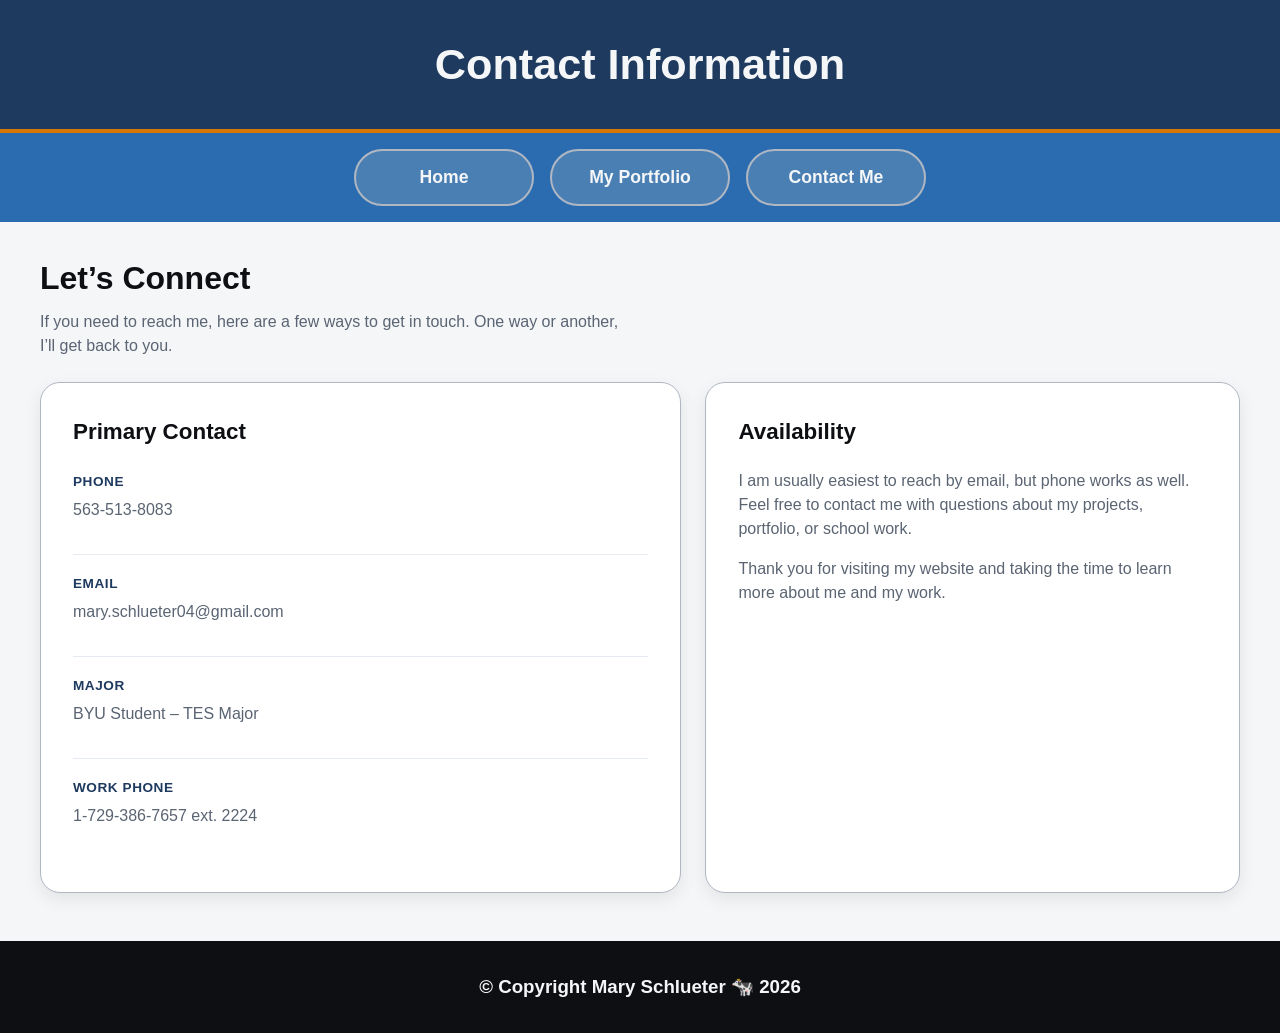
<file: contact.html>
<!DOCTYPE html>
<html lang="en">
<head>
    <meta charset="utf-8">
    <meta name="viewport" content="width=device-width, initial-scale=1.0">
    <link href="images/Rust-eze.avif" rel="icon" type="image/avif">
    <title>My Website - Mary Schlueter</title>
    <link href="styles.css" rel="stylesheet" type="text/css">
</head>
<body>
    <header>
        <h1>Contact Information</h1>
    </header>

    <nav>
        <a href="index.html">Home</a>
        <a href="portfolio.html">My Portfolio</a>
        <a href="contact.html">Contact Me</a>
    </nav>

    <main class="contact-page">
        <section class="contact-intro">
            <h2>Let’s Connect</h2>
            <p>
                If you need to reach me, here are a few ways to get in touch. One way or another,
                I’ll get back to you.
            </p>
        </section>

        <section class="contact-grid">
            <article class="contact-card">
                <h3>Primary Contact</h3>

                <div class="contact-item">
                    <span class="contact-label">Phone</span>
                    <p>563-513-8083</p>
                </div>

                <div class="contact-item">
                    <span class="contact-label">Email</span>
                    <p>mary.schlueter04@gmail.com</p>
                </div>

                <div class="contact-item">
                    <span class="contact-label">Major</span>
                    <p>BYU Student – TES Major</p>
                </div>

                <div class="contact-item">
                    <span class="contact-label">Work Phone</span>
                    <p>1-729-386-7657 ext. 2224</p>
                </div>
            </article>

            <article class="contact-card">
                <h3>Availability</h3>
                <p>
                    I am usually easiest to reach by email, but phone works as well. Feel free to
                    contact me with questions about my projects, portfolio, or school work.
                </p>

                <p>
                    Thank you for visiting my website and taking the time to learn more about me and
                    my work.
                </p>
            </article>
        </section>
    </main>

    <footer>
        <h3>&copy; Copyright Mary Schlueter &#128004; 2026</h3>
    </footer>
</body>
</html>
</file>
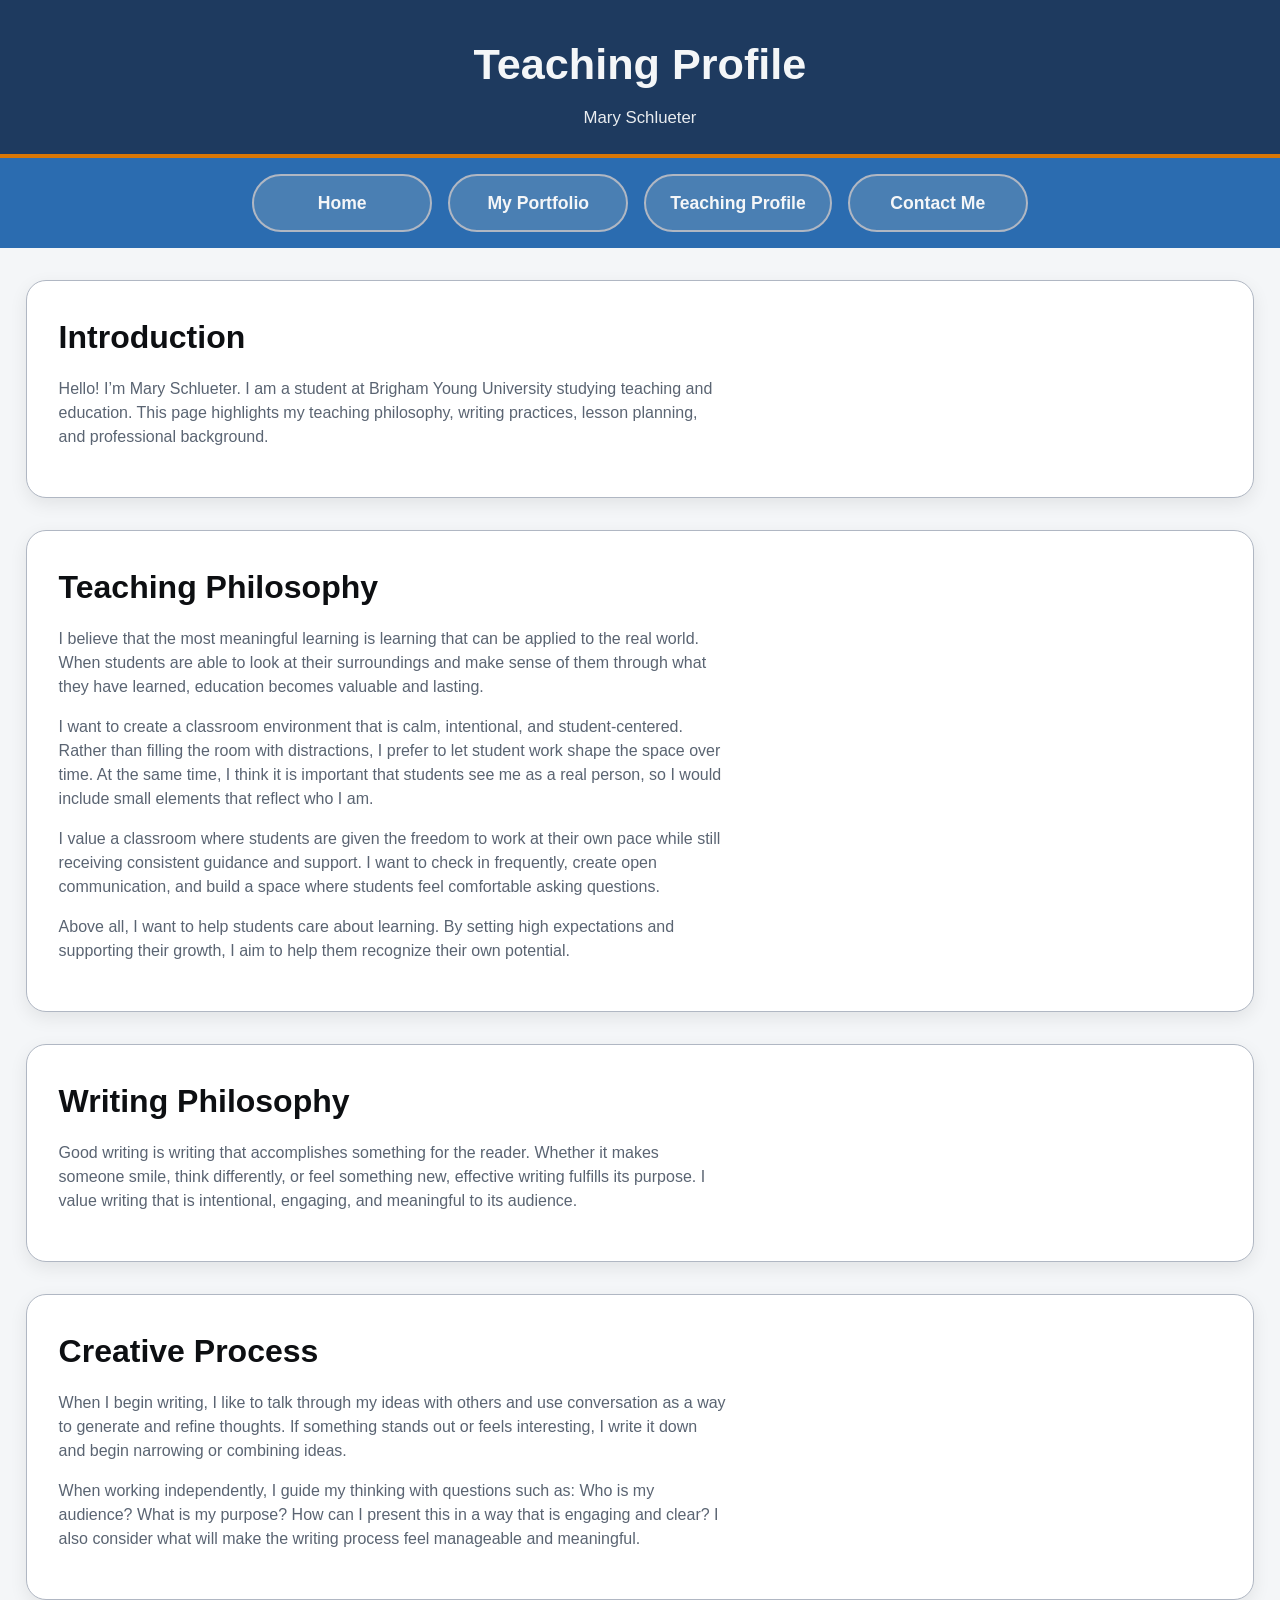
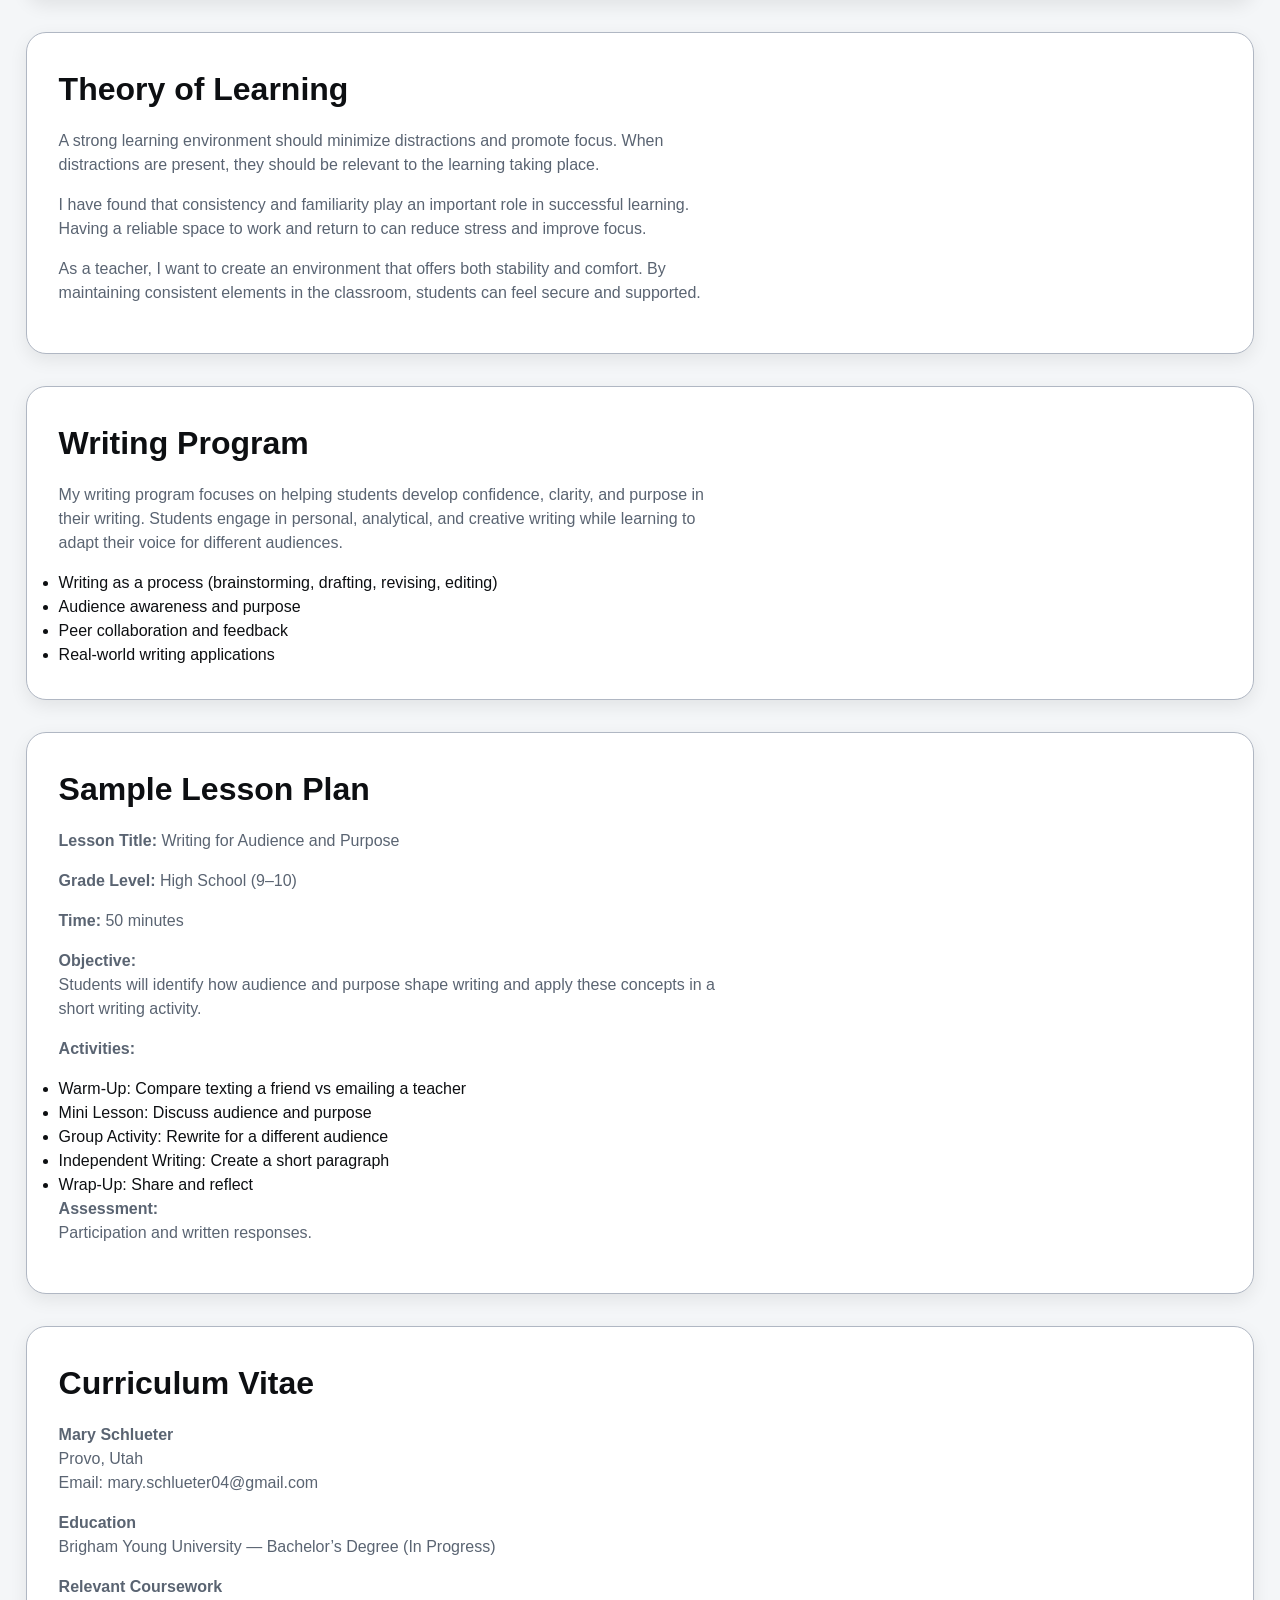
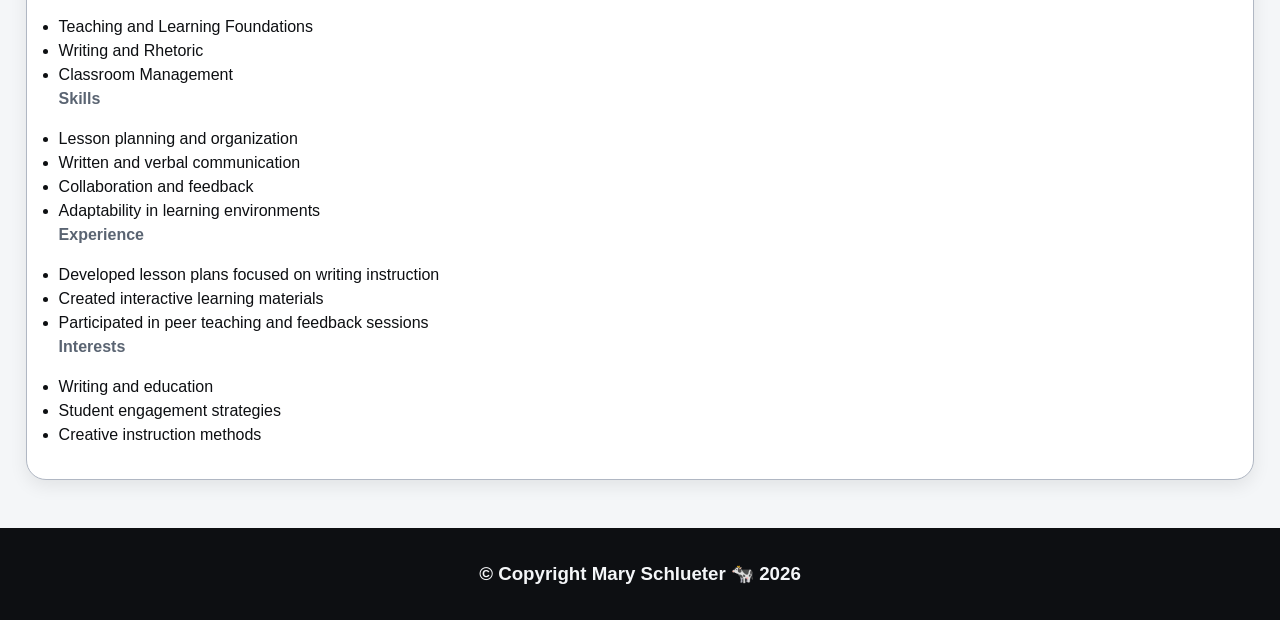
<file: teaching-profile.html>
<!DOCTYPE html>
<html lang="en">
<head>
    <meta charset="utf-8">
    <meta name="viewport" content="width=device-width, initial-scale=1.0">
    <link href="images/Rust-eze.avif" rel="icon" type="image/avif">
    <title>Teaching Profile - Mary Schlueter</title>
    <link href="styles.css" rel="stylesheet" type="text/css">
</head>
<body>

    <header>
        <h1>Teaching Profile</h1>
        <p class="page-subtitle">Mary Schlueter</p>
    </header>

    <nav>
        <a href="index.html">Home</a>
        <a href="portfolio.html">My Portfolio</a>
        <a href="teaching-profile.html">Teaching Profile</a>
        <a href="contact.html">Contact Me</a>
    </nav>

    <main class="home-page">

        <!-- Intro -->
        <section class="about-section">
            <div class="content-card">
                <h2>Introduction</h2>
                <p>
                    Hello! I’m Mary Schlueter. I am a student at Brigham Young University studying teaching and education.
                    This page highlights my teaching philosophy, writing practices, lesson planning, and professional background.
                </p>
            </div>
        </section>

        <!-- Teaching Philosophy -->
        <section class="about-section">
            <div class="content-card">
                <h2>Teaching Philosophy</h2>
                <p>
                    I believe that the most meaningful learning is learning that can be applied to the real world.
                    When students are able to look at their surroundings and make sense of them through what they have learned,
                    education becomes valuable and lasting.
                </p>
                <p>
                    I want to create a classroom environment that is calm, intentional, and student-centered. Rather than filling
                    the room with distractions, I prefer to let student work shape the space over time. At the same time, I think
                    it is important that students see me as a real person, so I would include small elements that reflect who I am.
                </p>
                <p>
                    I value a classroom where students are given the freedom to work at their own pace while still receiving
                    consistent guidance and support. I want to check in frequently, create open communication, and build a space
                    where students feel comfortable asking questions.
                </p>
                <p>
                    Above all, I want to help students care about learning. By setting high expectations and supporting their growth,
                    I aim to help them recognize their own potential.
                </p>
            </div>
        </section>

        <!-- Writing Philosophy -->
        <section class="about-section">
            <div class="content-card">
                <h2>Writing Philosophy</h2>
                <p>
                    Good writing is writing that accomplishes something for the reader. Whether it makes someone smile,
                    think differently, or feel something new, effective writing fulfills its purpose. I value writing that
                    is intentional, engaging, and meaningful to its audience.
                </p>
            </div>
        </section>

        <!-- Creative Process -->
        <section class="about-section">
            <div class="content-card">
                <h2>Creative Process</h2>
                <p>
                    When I begin writing, I like to talk through my ideas with others and use conversation as a way to generate
                    and refine thoughts. If something stands out or feels interesting, I write it down and begin narrowing or
                    combining ideas.
                </p>
                <p>
                    When working independently, I guide my thinking with questions such as: Who is my audience? What is my purpose?
                    How can I present this in a way that is engaging and clear? I also consider what will make the writing process
                    feel manageable and meaningful.
                </p>
            </div>
        </section>

        <!-- Theory of Learning -->
        <section class="about-section">
            <div class="content-card">
                <h2>Theory of Learning</h2>
                <p>
                    A strong learning environment should minimize distractions and promote focus. When distractions are present,
                    they should be relevant to the learning taking place.
                </p>
                <p>
                    I have found that consistency and familiarity play an important role in successful learning. Having a reliable
                    space to work and return to can reduce stress and improve focus.
                </p>
                <p>
                    As a teacher, I want to create an environment that offers both stability and comfort. By maintaining consistent
                    elements in the classroom, students can feel secure and supported.
                </p>
            </div>
        </section>

        <!-- Writing Program -->
        <section class="about-section">
            <div class="content-card">
                <h2>Writing Program</h2>
                <p>
                    My writing program focuses on helping students develop confidence, clarity, and purpose in their writing.
                    Students engage in personal, analytical, and creative writing while learning to adapt their voice for different audiences.
                </p>
                <ul>
                    <li>Writing as a process (brainstorming, drafting, revising, editing)</li>
                    <li>Audience awareness and purpose</li>
                    <li>Peer collaboration and feedback</li>
                    <li>Real-world writing applications</li>
                </ul>
            </div>
        </section>

        <!-- Lesson Plan -->
        <section class="about-section">
            <div class="content-card">
                <h2>Sample Lesson Plan</h2>

                <p><strong>Lesson Title:</strong> Writing for Audience and Purpose</p>
                <p><strong>Grade Level:</strong> High School (9–10)</p>
                <p><strong>Time:</strong> 50 minutes</p>

                <p><strong>Objective:</strong><br>
                Students will identify how audience and purpose shape writing and apply these concepts in a short writing activity.
                </p>

                <p><strong>Activities:</strong></p>
                <ul>
                    <li>Warm-Up: Compare texting a friend vs emailing a teacher</li>
                    <li>Mini Lesson: Discuss audience and purpose</li>
                    <li>Group Activity: Rewrite for a different audience</li>
                    <li>Independent Writing: Create a short paragraph</li>
                    <li>Wrap-Up: Share and reflect</li>
                </ul>

                <p><strong>Assessment:</strong><br>
                Participation and written responses.
                </p>
            </div>
        </section>

        <!-- CV -->
        <section class="about-section">
            <div class="content-card">
                <h2>Curriculum Vitae</h2>

                <p><strong>Mary Schlueter</strong><br>
                Provo, Utah<br>
                Email: mary.schlueter04@gmail.com</p>

                <p><strong>Education</strong><br>
                Brigham Young University — Bachelor’s Degree (In Progress)</p>

                <p><strong>Relevant Coursework</strong></p>
                <ul>
                    <li>Teaching and Learning Foundations</li>
                    <li>Writing and Rhetoric</li>
                    <li>Classroom Management</li>
                </ul>

                <p><strong>Skills</strong></p>
                <ul>
                    <li>Lesson planning and organization</li>
                    <li>Written and verbal communication</li>
                    <li>Collaboration and feedback</li>
                    <li>Adaptability in learning environments</li>
                </ul>

                <p><strong>Experience</strong></p>
                <ul>
                    <li>Developed lesson plans focused on writing instruction</li>
                    <li>Created interactive learning materials</li>
                    <li>Participated in peer teaching and feedback sessions</li>
                </ul>

                <p><strong>Interests</strong></p>
                <ul>
                    <li>Writing and education</li>
                    <li>Student engagement strategies</li>
                    <li>Creative instruction methods</li>
                </ul>

            </div>
        </section>

    </main>

    <footer>
        <h3>&copy; Copyright Mary Schlueter &#128004; 2026</h3>
    </footer>

</body>
</html>
</file>
<file: styles.css>
:root {
    --primary: #2B6CB0;
    --primary-dark: #1E3A5F;
    --secondary: #4A7FB3;
    --bg-main: #F4F6F8;
    --bg-section: #E6EBF1;
    --bg-dark: #0D0F12;
    --text-main: #0D0F12;
    --text-secondary: #5A6472;
    --text-light: #F4F6F8;
    --accent: #D97706;
    --border: #B0B7C3;
}

* {
    margin: 0;
    padding: 0;
    box-sizing: border-box;
}

body {
    background-color: var(--bg-main);
    color: var(--text-main);
    font-family: 'Segoe UI', Tahoma, Geneva, Verdana, sans-serif;
    line-height: 1.5;
}

header {
    background-color: var(--primary-dark);
    color: var(--text-light);
    text-align: center;
    padding: 2rem 1rem 1.5rem;
    border-bottom: 4px solid var(--accent);
}

header h1 {
    font-size: 2.7rem;
    margin-bottom: .5rem;
}

.page-subtitle {
    font-size: 1.05rem;
    opacity: 0.95;
}

nav {
    background-color: var(--primary);
    display: flex;
    justify-content: center;
    align-items: center;
    gap: 1rem;
    padding: 1rem;
    flex-wrap: wrap;
}

nav a {
    display: inline-block;
    background-color: var(--secondary);
    color: var(--text-light);
    text-decoration: none;
    font-size: 1.1rem;
    font-weight: 600;
    text-align: center;
    padding: .85rem 1.5rem;
    border-radius: 999px;
    border: 2px solid var(--border);
    min-width: 180px;
    transition: background-color 0.2s ease, transform 0.2s ease;
}

nav a:hover {
    background-color: var(--primary-dark);
    transform: translateY(-2px);
}

.portfolio-page {
    width: min(96%, 1800px);
    margin: 2rem auto 3rem;
}

.portfolio-intro {
    margin-bottom: 1.5rem;
}

.portfolio-intro h2 {
    font-size: 2rem;
    margin-bottom: .4rem;
}

.portfolio-intro p {
    color: var(--text-secondary);
}

.filter-bar {
    display: flex;
    flex-wrap: wrap;
    gap: .75rem;
    margin-bottom: 1.75rem;
}

.filter-btn {
    border: 2px solid var(--border);
    background-color: white;
    color: var(--text-main);
    padding: .65rem 1rem;
    border-radius: 999px;
    font-size: .95rem;
    font-weight: 600;
    cursor: pointer;
    transition: all 0.2s ease;
}

.filter-btn:hover,
.filter-btn.active {
    background-color: var(--primary);
    color: var(--text-light);
    border-color: var(--primary);
}

.gallery {
    display: grid;
    grid-template-columns: repeat(auto-fit, minmax(340px, 1fr));
    gap: 1.5rem;
    align-items: start;
}

.card {
    background-color: white;
    border: 1px solid var(--border);
    border-radius: 1rem;
    overflow: hidden;
    box-shadow: 0 6px 18px rgba(0, 0, 0, 0.08);
    transition: transform 0.2s ease, box-shadow 0.2s ease;
}

.card:hover {
    transform: translateY(-4px);
    box-shadow: 0 12px 28px rgba(0, 0, 0, 0.14);
}

.card-button {
    width: 100%;
    border: none;
    background: none;
    padding: 0;
    cursor: pointer;
    display: block;
}

.card-button img {
    width: 100%;
    height: auto;
    display: block;
}

.card-text {
    padding: 1rem 1rem 1.2rem;
}

.card-tag {
    display: inline-block;
    margin-bottom: .65rem;
    padding: .35rem .7rem;
    background-color: var(--bg-section);
    color: var(--primary-dark);
    border-radius: 999px;
    font-size: .8rem;
    font-weight: 700;
    letter-spacing: .02em;
}

.card-text h3 {
    font-size: 1.15rem;
    margin-bottom: .4rem;
}

.card-text p {
    color: var(--text-secondary);
    font-size: 0.96rem;
}

/* Lightbox */
.lightbox {
    position: fixed;
    inset: 0;
    background-color: rgba(13, 15, 18, 0.88);
    display: none;
    justify-content: center;
    align-items: center;
    padding: 2rem;
    z-index: 1000;
}

.lightbox.open {
    display: flex;
}

.lightbox-content {
    background-color: white;
    max-width: 1100px;
    width: 100%;
    max-height: 90vh;
    overflow: auto;
    border-radius: 1rem;
    padding: 1rem;
    position: relative;
}

.lightbox-content img {
    width: 100%;
    height: auto;
    border-radius: .75rem;
    margin-bottom: 1rem;
}

.lightbox-text h3 {
    font-size: 1.5rem;
    margin-bottom: .5rem;
}

.lightbox-text p {
    color: var(--text-secondary);
}

.lightbox-close {
    position: absolute;
    top: 1rem;
    right: 1.25rem;
    border: none;
    background: none;
    font-size: 2rem;
    cursor: pointer;
    color: var(--text-main);
}

footer {
    background-color: var(--bg-dark);
    color: var(--text-light);
    text-align: center;
    padding: 2rem 1rem;
    margin-top: 2rem;
}

@media screen and (max-width: 900px) {
    .gallery {
        grid-template-columns: repeat(auto-fit, minmax(260px, 1fr));
    }

    header h1 {
        font-size: 2.2rem;
    }
}

@media screen and (max-width: 600px) {
    nav a {
        width: 100%;
        max-width: 320px;
    }

    .portfolio-page {
        width: 92%;
    }

    .lightbox {
        padding: 1rem;
    }
}
.home-page {
    width: min(96%, 1400px);
    margin: 2rem auto 3rem;
}

.hero {
    display: grid;
    grid-template-columns: 2fr 1fr;
    gap: 2rem;
    align-items: stretch;
    margin-bottom: 2rem;
}

.hero-text,
.hero-card,
.content-card,
.media-card {
    background-color: white;
    border: 1px solid var(--border);
    border-radius: 1.25rem;
    box-shadow: 0 6px 18px rgba(0, 0, 0, 0.08);
}

.hero-text {
    padding: 2.5rem;
}

.eyebrow {
    color: var(--primary);
    font-size: 0.95rem;
    font-weight: 700;
    text-transform: uppercase;
    letter-spacing: 0.08em;
    margin-bottom: 0.75rem;
}

.hero-text h2 {
    font-size: 2.6rem;
    line-height: 1.1;
    margin-bottom: 1rem;
}

.hero-text p {
    font-size: 1.05rem;
    color: var(--text-secondary);
    max-width: 60ch;
}

.hero-buttons {
    display: flex;
    flex-wrap: wrap;
    gap: 1rem;
    margin-top: 1.5rem;
}

.button-primary,
.button-secondary {
    display: inline-block;
    text-decoration: none;
    font-weight: 600;
    padding: 0.9rem 1.4rem;
    border-radius: 999px;
    transition: transform 0.2s ease, background-color 0.2s ease;
}

.button-primary {
    background-color: var(--primary);
    color: var(--text-light);
    border: 2px solid var(--primary);
}

.button-primary:hover {
    background-color: var(--primary-dark);
    border-color: var(--primary-dark);
    transform: translateY(-2px);
}

.button-secondary {
    background-color: white;
    color: var(--primary-dark);
    border: 2px solid var(--border);
}

.button-secondary:hover {
    background-color: var(--bg-section);
    transform: translateY(-2px);
}

.hero-card {
    padding: 2rem;
    background: linear-gradient(180deg, white 0%, var(--bg-section) 100%);
}

.hero-card h3 {
    font-size: 1.3rem;
    margin-bottom: 1rem;
}

.hero-card ul {
    padding-left: 1.2rem;
    color: var(--text-secondary);
}

.hero-card li + li {
    margin-top: 0.6rem;
}

.about-section {
    margin-bottom: 2rem;
}

.content-card {
    padding: 2rem;
}

.content-card h2 {
    font-size: 2rem;
    margin-bottom: 1rem;
}

.content-card p {
    color: var(--text-secondary);
    margin-bottom: 1rem;
    max-width: 75ch;
}

.section-heading {
    margin-bottom: 1rem;
}

.section-heading h2 {
    font-size: 2rem;
    margin-bottom: 0.35rem;
}

.section-heading p {
    color: var(--text-secondary);
}

.featured-media {
    display: grid;
    grid-template-columns: repeat(3, 1fr);
    gap: 1.5rem;
}

.media-card {
    overflow: hidden;
}

.media-card img,
.media-card video {
    width: 100%;
    display: block;
    background-color: black;
}

.media-card img {
    aspect-ratio: 4 / 3;
    object-fit: cover;
}

.video-card video {
    aspect-ratio: 4 / 3;
    object-fit: cover;
}

.media-card figcaption {
    padding: 1rem;
    color: var(--text-secondary);
    font-size: 0.95rem;
}

@media screen and (max-width: 1000px) {
    .hero {
        grid-template-columns: 1fr;
    }

    .featured-media {
        grid-template-columns: 1fr 1fr;
    }
}

@media screen and (max-width: 700px) {
    .hero-text {
        padding: 2rem;
    }

    .hero-text h2 {
        font-size: 2rem;
    }

    .featured-media {
        grid-template-columns: 1fr;
    }

    .home-page {
        width: 92%;
    }
}
.contact-page {
    width: min(94%, 1200px);
    margin: 2rem auto 3rem;
}

.contact-intro {
    margin-bottom: 1.5rem;
}

.contact-intro h2 {
    font-size: 2rem;
    margin-bottom: 0.5rem;
}

.contact-intro p {
    color: var(--text-secondary);
    max-width: 65ch;
}

.contact-grid {
    display: grid;
    grid-template-columns: 1.2fr 1fr;
    gap: 1.5rem;
}

.contact-card {
    background-color: white;
    border: 1px solid var(--border);
    border-radius: 1.25rem;
    box-shadow: 0 6px 18px rgba(0, 0, 0, 0.08);
    padding: 2rem;
}

.contact-card h3 {
    font-size: 1.4rem;
    margin-bottom: 1.25rem;
}

.contact-card p {
    color: var(--text-secondary);
    margin-bottom: 1rem;
}

.contact-item {
    padding: 1rem 0;
    border-top: 1px solid var(--bg-section);
}

.contact-item:first-of-type {
    border-top: none;
    padding-top: 0;
}

.contact-label {
    display: inline-block;
    margin-bottom: 0.35rem;
    font-size: 0.85rem;
    font-weight: 700;
    color: var(--primary-dark);
    text-transform: uppercase;
    letter-spacing: 0.04em;
}

@media screen and (max-width: 800px) {
    .contact-grid {
        grid-template-columns: 1fr;
    }

    .contact-page {
        width: 92%;
    }
}
</file>
